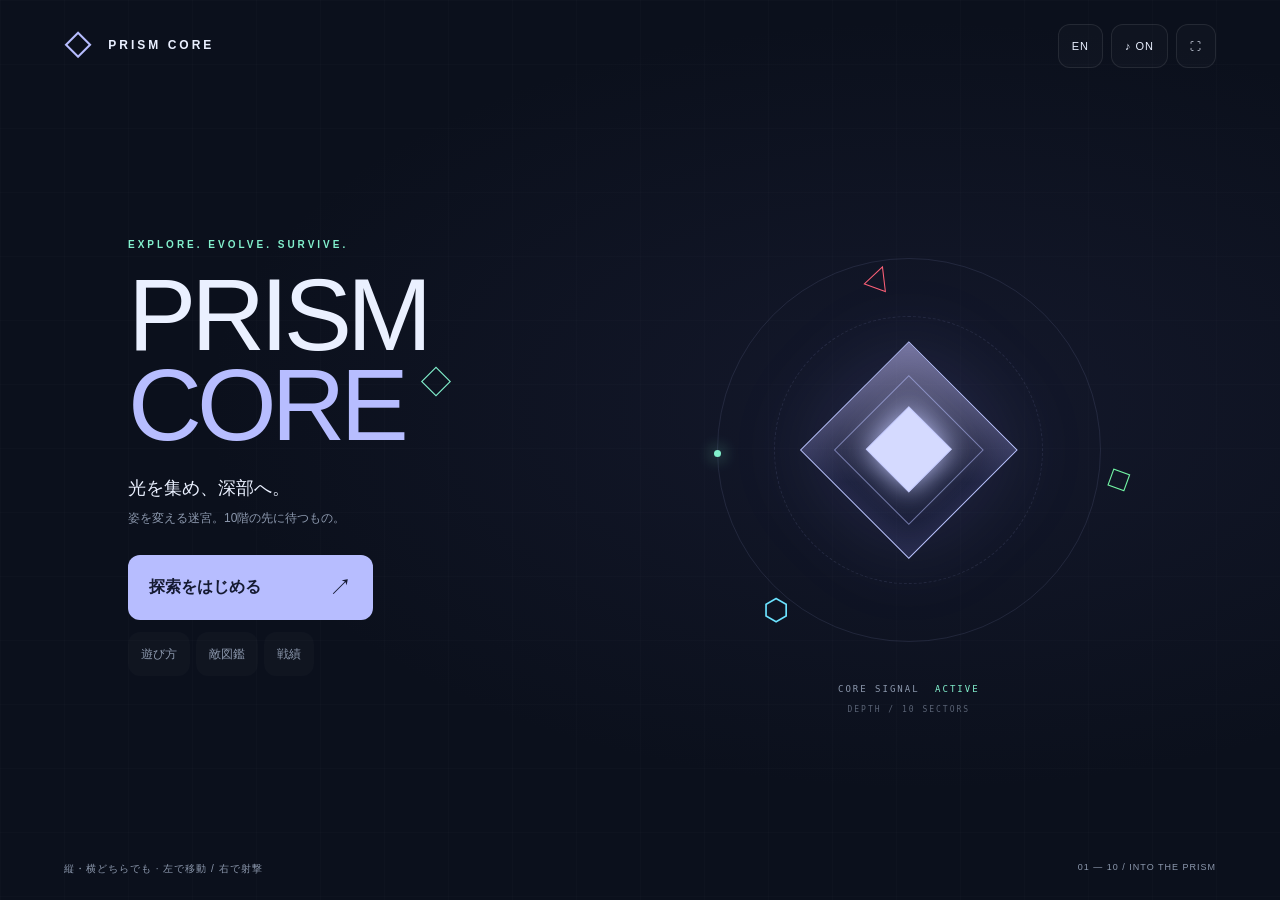
<file: index.html>
<!doctype html>
<html lang="ja">
<head>
  <meta charset="utf-8"><meta name="viewport" content="width=device-width, initial-scale=1, viewport-fit=cover">
  <meta name="theme-color" content="#0b101c"><meta name="description" content="Prism Core — ランダムダンジョンを探索するツインスティック・アクション。">
  <title>Prism Core</title><link rel="icon" href="icon.svg" type="image/svg+xml"><link rel="stylesheet" href="style.css?v=20261103-layout-items">
</head>
<body>
  <main id="app">
    <canvas id="world" aria-label="Prism Core ゲーム画面"></canvas>
    <div class="ambient"></div>
    <header class="brandbar" id="brandbar"><a class="wordmark" href="#" id="brand"><span class="brand-icon">◇</span> PRISM CORE</a><div class="header-actions"><button id="language" aria-label="Switch language">EN</button><button id="sound" aria-label="音の切り替え">♪ ON</button><button id="fullscreen" aria-label="全画面表示">⛶</button></div></header>
    <section id="home" class="screen home">
      <div class="hero-copy"><p class="eyebrow">EXPLORE. EVOLVE. SURVIVE.</p><h1>PRISM<br><span>CORE</span><i>◇</i></h1><p class="intro" data-ja="光を集め、深部へ。" data-en="Gather light. Descend into the unknown.">光を集め、深部へ。</p><p class="subintro" data-ja="姿を変える迷宮。10階の先に待つもの。" data-en="An ever-changing labyrinth. Ten floors. One core.">姿を変える迷宮。10階の先に待つもの。</p>
        <button class="primary start" id="start"><span data-ja="探索をはじめる" data-en="Begin expedition">探索をはじめる</span><span>↗</span></button>
        <nav class="home-links"><button data-page="help" data-ja="遊び方" data-en="How to play">遊び方</button><button data-page="bestiary" data-ja="敵図鑑" data-en="Bestiary">敵図鑑</button><button data-page="records" data-ja="戦績" data-en="Records">戦績</button></nav>
      </div>
      <div class="prism-art" aria-hidden="true"><div class="orbit orbit-one"></div><div class="orbit orbit-two"></div><div class="core-shape"></div><span class="satellite s1">△</span><span class="satellite s2">□</span><span class="satellite s3">⬡</span><div class="art-caption">CORE SIGNAL <b>ACTIVE</b><br><span>DEPTH / 10 SECTORS</span></div></div>
      <footer class="home-footer"><span data-ja="縦・横どちらでも · 左で移動 / 右で射撃" data-en="Portrait or landscape · Move left / Aim right">縦・横どちらでも · 左で移動 / 右で射撃</span><span>01 — 10 / INTO THE PRISM</span></footer>
    </section>
    <section id="hud" hidden aria-label="ゲーム情報">
      <div class="vitals"><div class="vitals-label"><b id="hpText">200 / 200</b><span id="levelText">LV 01</span></div><div class="meter"><i id="hpFill"></i></div><div class="exp-meter"><i id="expFill"></i></div></div>
      <div class="floor-readout"><strong id="floorText">01 <small>/ 10</small></strong><span id="timerText">00:00</span></div>
      <div class="play-actions"><button id="details" aria-label="探索ガイド">ⓘ</button><button id="pause" aria-label="一時停止">Ⅱ</button></div>
      <div class="objective" id="objective"></div><div id="powerText" class="power-text"></div>
      <button id="mapButton" class="map-button" aria-label="マップを拡大"><canvas id="minimap" width="150" height="150"></canvas><span>MAP ＋</span></button>
      <div class="boss-health" id="bossHealth" hidden><span id="bossName"></span><div class="meter"><i id="bossFill"></i></div></div>
    </section>
    <div id="touchControls" hidden><div id="aimArea" aria-hidden="true"></div><div class="stick left-stick" id="moveStick" aria-label="移動スティック"><div class="stick-guide"></div><i></i><span data-ja="移動" data-en="MOVE">移動</span></div><div class="stick right-stick" id="aimStick" aria-label="照準と射撃スティック"><div class="stick-guide"></div><i></i><span data-ja="照準 / 射撃" data-en="AIM / FIRE">照準 / 射撃</span></div><div id="itemSlots"><button id="item0" class="item-slot" data-item="empty" disabled><i aria-hidden="true"></i><span>空き</span></button><button id="item1" class="item-slot" data-item="empty" disabled><i aria-hidden="true"></i><span>空き</span></button><button id="item2" class="item-slot" data-item="empty" disabled><i aria-hidden="true"></i><span>空き</span></button></div></div><div id="toast" role="status" hidden></div>
    <section class="overlay" id="panel" hidden><div class="panel-card"><header class="panel-heading"><div><p class="eyebrow" id="panelEyebrow">PRISM CORE</p><h2 id="panelTitle"></h2></div><button id="closePanel" aria-label="閉じる">✕</button></header><div id="panelContent"></div></div></section>
  </main>
  <script src="core.js?v=20261103-homing-target"></script><script src="audio.js"></script><script src="app.js?v=20261103-switch"></script>
</body></html>
</file>
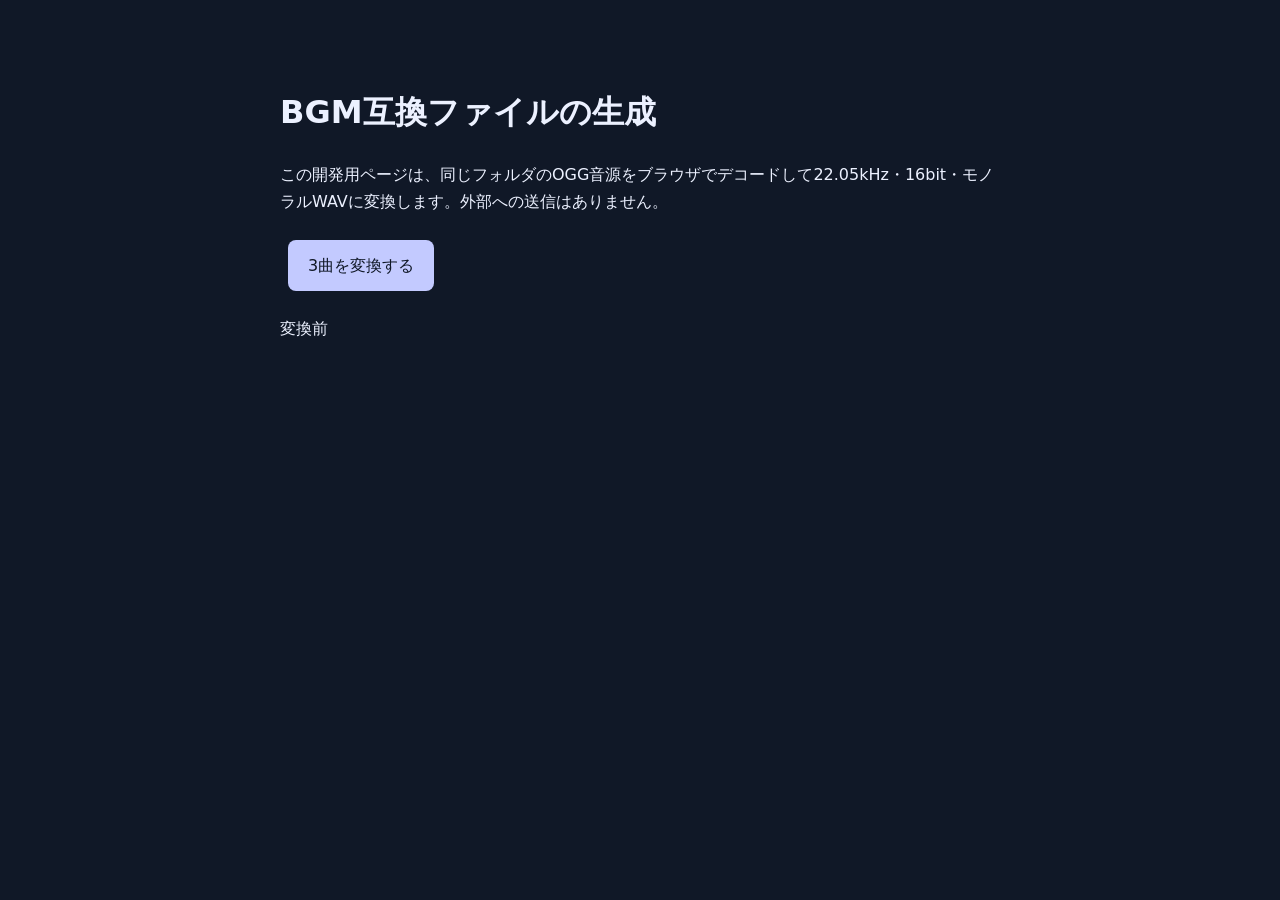
<file: tools/convert-audio.html>
<!doctype html>
<html lang="ja"><meta charset="utf-8"><meta name="viewport" content="width=device-width,initial-scale=1"><title>Prism Core 音声変換</title>
<style>body{font:16px/1.7 system-ui;max-width:720px;margin:40px auto;padding:24px;background:#101827;color:#ecf1ff}button,a{font:inherit;padding:12px 20px;margin:8px;display:inline-block;background:#c3caff;color:#101827;border:0;border-radius:8px}li{margin:16px 0}</style>
<h1>BGM互換ファイルの生成</h1><p>この開発用ページは、同じフォルダのOGG音源をブラウザでデコードして22.05kHz・16bit・モノラルWAVに変換します。外部への送信はありません。</p>
<button id="convert">3曲を変換する</button><p id="status" role="status">変換前</p><ul id="results"></ul>
<script>
document.getElementById('convert').onclick=async function(){
  this.disabled=true;const status=document.getElementById('status'),results=document.getElementById('results');results.replaceChildren();
  try{
    const context=new OfflineAudioContext(1,1,22050);
    for(const name of ['home','star_boss','true_boss']){
      status.textContent=name+' を変換しています…';
      const response=await fetch('../assets/sounds/bgm/'+name+'.ogg');if(!response.ok)throw new Error(name+' の読み込みに失敗');
      const buffer=await context.decodeAudioData(await response.arrayBuffer()),length=buffer.length,bytes=new ArrayBuffer(44+length*2),view=new DataView(bytes);
      const text=(offset,value)=>{for(let i=0;i<value.length;i++)view.setUint8(offset+i,value.charCodeAt(i));};
      text(0,'RIFF');view.setUint32(4,36+length*2,true);text(8,'WAVE');text(12,'fmt ');view.setUint32(16,16,true);view.setUint16(20,1,true);view.setUint16(22,1,true);view.setUint32(24,22050,true);view.setUint32(28,44100,true);view.setUint16(32,2,true);view.setUint16(34,16,true);text(36,'data');view.setUint32(40,length*2,true);
      const channels=Array.from({length:buffer.numberOfChannels},(_,i)=>buffer.getChannelData(i));
      for(let i=0;i<length;i++){let sample=0;for(const channel of channels)sample+=channel[i]/channels.length;sample=Math.max(-1,Math.min(1,sample));view.setInt16(44+i*2,Math.round(sample*(sample<0?32768:32767)),true);}
      const item=document.createElement('li'),link=document.createElement('a');link.href=URL.createObjectURL(new Blob([bytes],{type:'audio/wav'}));link.download=name+'.wav';link.textContent=name+'.wav を保存';item.append(link,document.createTextNode(` ${(bytes.byteLength/1048576).toFixed(2)} MB / ${buffer.duration.toFixed(1)}秒`));results.append(item);
    }
    status.textContent='3曲の変換が完了しました。保存したWAVを assets/sounds/bgm に配置してください。';
  }catch(error){status.textContent=error.message;}finally{this.disabled=false;}
};
</script></html>
</file>
<file: style.css>
@charset "UTF-8";
/* Keep native selection and long-press menus off the interactive play surface. */
html,body,#app,#app *{-webkit-user-select:none;user-select:none;-webkit-touch-callout:none}
#app input,#app textarea{-webkit-user-select:text;user-select:text;-webkit-touch-callout:default}
#world,#touchControls,#touchControls *,#hud,#hud *{-webkit-user-select:none;user-select:none;-webkit-touch-callout:none}
#touchControls,#touchControls *{touch-action:none;-webkit-tap-highlight-color:transparent}
.stick *{pointer-events:none}
:root{color-scheme:dark;--bg:#0b101c;--line:#ffffff16;--muted:#8c98ad;--ink:#eaf0ff;--accent:#b7bdff;--mint:#82f0cd;font-family:Inter,"Segoe UI","Yu Gothic UI",Meiryo,sans-serif}
*{box-sizing:border-box}html,body{margin:0;width:100%;height:100%;overflow:hidden;background:var(--bg);color:var(--ink)}button,a{-webkit-tap-highlight-color:transparent}button{font:inherit;color:inherit;cursor:pointer;border:1px solid var(--line);border-radius:12px;background:#ffffff05;min-height:44px;padding:10px 16px;touch-action:manipulation}button:hover{background:#ffffff10;border-color:#ffffff35}button:focus-visible,a:focus-visible{outline:2px solid var(--mint);outline-offset:3px}button:active{transform:translateY(1px)}[hidden]{display:none!important}#app{width:100%;height:100%;height:100dvh;position:relative;overflow:hidden;isolation:isolate}#world{position:absolute;inset:0;width:100%;height:100%;touch-action:none}.ambient{position:absolute;inset:0;z-index:-1;background:radial-gradient(ellipse at 72% 45%,#35376435,transparent 55%),linear-gradient(#ffffff03 1px,transparent 1px),linear-gradient(90deg,#ffffff03 1px,transparent 1px);background-size:auto,64px 64px,64px 64px;pointer-events:none}.brandbar{position:absolute;left:max(5%,env(safe-area-inset-left));right:max(5%,env(safe-area-inset-right));top:max(24px,env(safe-area-inset-top));display:flex;justify-content:space-between;align-items:center;z-index:3}.wordmark{text-decoration:none;color:var(--ink);font-size:12px;letter-spacing:3px;font-weight:700}.brand-icon{font-size:27px;vertical-align:middle;color:var(--accent);margin-right:8px}.header-actions{display:flex;gap:8px}.header-actions button{font-size:11px;letter-spacing:1px;padding:8px 13px}.screen{position:absolute;inset:0}.home{display:flex;align-items:center;padding:80px 10% 65px}.hero-copy{position:relative;z-index:1;width:50%}.eyebrow{font-size:10px;font-weight:600;letter-spacing:3px;color:var(--mint);margin:0 0 20px}h1{font-size:clamp(58px,8vw,118px);line-height:.88;font-weight:500;letter-spacing:-5px;margin:0 0 26px;position:relative}h1 span{color:var(--accent)}h1 i{font-style:normal;font-size:32px;vertical-align:top;margin:8px 0 0 16px;display:inline-block;color:var(--mint)}.intro{font-size:18px;margin:0 0 8px}.subintro{color:var(--muted);font-size:12px;line-height:1.8;margin:0 0 26px}.primary{background:var(--accent);color:#151a32;border:0;font-weight:700}.primary:hover{background:#d2d5ff;color:#151a32}.start{display:flex;align-items:center;justify-content:space-between;gap:40px;min-width:245px;padding:17px 21px}.start>span:last-child{font-size:23px;font-weight:400}.home-links{display:flex;gap:6px;margin-top:12px}.home-links button{border:0;font-size:12px;color:var(--muted);padding:8px 13px}.home-footer{position:absolute;bottom:max(24px,env(safe-area-inset-bottom));left:5%;right:5%;display:flex;justify-content:space-between;font-size:10px;letter-spacing:1px;color:var(--muted)}.home-footer span:last-child{font-size:9px}.prism-art{position:absolute;left:56%;top:50%;width:30vw;height:30vw;max-width:440px;max-height:440px;transform:translateY(-50%)}.orbit{position:absolute;border:1px solid #b7bdff1c;border-radius:50%;inset:0}.orbit-two{inset:15%;border-style:dashed;animation:rotate 90s linear infinite}.orbit-one:after{content:"";position:absolute;width:7px;height:7px;border-radius:50%;background:var(--mint);top:50%;left:-4px;box-shadow:0 0 16px var(--mint)}.core-shape{position:absolute;inset:30%;transform:rotate(45deg);border:1px solid #bac3ff;background:linear-gradient(135deg,#d0caff80,#646bdb15 65%);box-shadow:0 0 90px #9394ff25,inset 0 0 45px #999bff30;animation:breathe 5s ease-in-out infinite}.core-shape:before,.core-shape:after{content:"";position:absolute;inset:15%;border:1px solid #b7bdff88}.core-shape:after{inset:30%;background:#d5daff;box-shadow:0 0 30px #c6cbff}.satellite{position:absolute;font-size:30px}.s1{top:0;left:38%;color:#ff6178;transform:rotate(20deg)}.s2{right:-7%;top:53%;color:#73f6a5;transform:rotate(20deg)}.s3{left:12%;bottom:4%;color:#6ce3ff}.art-caption{position:absolute;top:110%;width:100%;text-align:center;font:9px/2.2 monospace;color:var(--muted);letter-spacing:2px}.art-caption b{color:var(--mint);font-weight:400;margin-left:8px}.art-caption span{font-size:8px;opacity:.6}@keyframes rotate{to{transform:rotate(360deg)}}@keyframes breathe{50%{transform:rotate(45deg) scale(1.06);box-shadow:0 0 110px #9394ff45}}
#hud{position:absolute;inset:0;pointer-events:none;padding:max(14px,env(safe-area-inset-top)) max(20px,env(safe-area-inset-right)) max(12px,env(safe-area-inset-bottom)) max(20px,env(safe-area-inset-left));user-select:none}#hud button{pointer-events:auto;background:#0b101cce;backdrop-filter:blur(8px)}.vitals{position:absolute;top:18px;left:max(22px,env(safe-area-inset-left));width:190px;background:#0b101caa;padding:10px 12px;border:1px solid var(--line);border-radius:10px}.vitals-label{display:flex;justify-content:space-between;font-size:11px;margin-bottom:8px}.vitals-label span{color:var(--accent);font-size:10px}.meter{height:5px;background:#ffffff16;border-radius:4px;overflow:hidden}.meter i{display:block;height:100%;width:100%;background:var(--mint);transition:width .12s}.exp-meter{height:2px;background:#ffffff0a;margin-top:5px}.exp-meter i{display:block;height:100%;width:0;background:var(--accent)}.floor-readout{position:absolute;top:18px;left:50%;transform:translateX(-50%);display:flex;align-items:center;gap:16px;background:#0b101caa;padding:8px 16px;border-radius:10px}.floor-readout strong{font-size:24px;font-weight:500}.floor-readout small{font-size:11px;color:var(--muted)}.floor-readout>span{font:12px monospace;color:var(--muted)}.play-actions{position:absolute;top:18px;right:max(22px,env(safe-area-inset-right));display:flex;gap:8px}.play-actions button{width:46px;padding:8px;font-size:20px}.objective{position:absolute;top:90px;left:max(24px,env(safe-area-inset-left));font-size:11px;color:#c8d4e6;text-shadow:0 1px 4px black;line-height:1.8;white-space:pre-line}.power-text{position:absolute;top:132px;left:24px;font-size:11px;color:#ffe589;white-space:pre-line}.map-button{position:absolute;right:max(24px,env(safe-area-inset-right));top:80px;padding:5px;display:flex;flex-direction:column;align-items:center;border-radius:9px!important}.map-button canvas{width:92px;height:92px}.map-button span{font:8px monospace;letter-spacing:2px;color:var(--muted)}.boss-health{position:absolute;left:32%;right:32%;top:75px;background:#0b101cbb;border-radius:8px;padding:9px 12px}.boss-health>span{display:block;text-align:center;font:10px monospace;letter-spacing:2px;margin-bottom:6px}.boss-health i{background:#ff8aab}#touchControls{position:absolute;inset:0;pointer-events:none;user-select:none}.stick{position:absolute;bottom:max(22px,env(safe-area-inset-bottom));width:124px;height:124px;border-radius:50%;background:#c3d4ff08;border:1px solid #c3d4ff22;pointer-events:auto;touch-action:none;display:grid;place-items:center}.left-stick{left:max(34px,env(safe-area-inset-left))}.right-stick{right:max(34px,env(safe-area-inset-right))}.stick-guide{position:absolute;inset:20%;border:1px dashed #c3d4ff22;border-radius:50%}.stick i{width:43px;height:43px;background:#bdc7ef24;border:1px solid #c3d4ff70;border-radius:50%;box-shadow:0 0 30px #bdc7ef08;pointer-events:none}.right-stick i{background:#aaaaff22;border-color:#aaaaff80}.stick span{position:absolute;bottom:-16px;font-size:8px;color:#aebcce;letter-spacing:2px;pointer-events:none}.stick.held{border-color:#c3d4ff66;background:#c3d4ff10}#toast{position:absolute;left:50%;top:33%;transform:translate(-50%,-50%);padding:14px 24px;border:1px solid #b7bdff55;background:#101629e8;backdrop-filter:blur(12px);border-radius:12px;font-size:14px;text-align:center;pointer-events:none;z-index:5;max-width:70%}
.overlay{position:absolute;inset:0;z-index:10;background:#050914c9;backdrop-filter:blur(12px);display:flex;align-items:center;justify-content:center;padding:max(18px,env(safe-area-inset-top)) max(24px,env(safe-area-inset-right)) max(18px,env(safe-area-inset-bottom)) max(24px,env(safe-area-inset-left))}.panel-card{width:min(740px,94%);max-height:100%;overflow-y:auto;overscroll-behavior:contain;background:#111827;border:1px solid #b7bdff26;border-radius:20px;padding:28px}.panel-heading{display:flex;justify-content:space-between;align-items:center;gap:12px;margin-bottom:24px}.panel-heading .eyebrow{font-size:8px;margin:0 0 8px}.panel-heading h2{font-size:26px;font-weight:500;margin:0}.panel-heading button{font-size:15px;min-width:44px}#panelContent{font-size:13px;line-height:1.8;color:#c2cde0}#panelContent p{margin:0 0 14px}.muted{color:var(--muted);font-size:11px}.cards{display:grid;grid-template-columns:1fr 1fr;gap:12px}.info-card{padding:16px;border:1px solid var(--line);border-radius:12px;background:#ffffff02}.info-card h3{margin:0 0 6px;color:var(--ink);font-size:14px}.info-card p{font-size:12px;margin:0!important}.button-row{display:flex;gap:10px;margin-top:22px;flex-wrap:wrap}.button-row button{flex:1}.stat-grid{display:grid;grid-template-columns:repeat(3,1fr);gap:10px;margin-bottom:18px}.stat{border:1px solid var(--line);padding:14px;border-radius:10px}.stat span{display:block;color:var(--muted);font-size:10px}.stat strong{font-size:23px;color:var(--ink);font-weight:500}.enemy-card{display:grid;grid-template-columns:52px 1fr;gap:12px;align-items:center}.enemy-card canvas{width:50px;height:50px}.enemy-card h3{margin:0;font-size:13px}.enemy-card .enemy-info{font:10px/1.8 monospace;color:var(--muted)}.enemy-card p{font-size:11px;margin-top:6px!important}.record{display:grid;grid-template-columns:1fr repeat(3,auto);gap:20px;padding:14px 0;border-bottom:1px solid var(--line);align-items:center;font-size:12px}.record small{display:block;font-size:10px;color:var(--muted)}.result-symbol{font-size:44px;color:var(--accent);margin-bottom:8px}.large-map{display:block;width:min(50vh,100%);aspect-ratio:1;margin:0 auto;background:#080d18;border:1px solid var(--line)}.map-legend{display:flex;justify-content:center;gap:16px;font-size:10px;margin-top:12px}.sliders{display:flex;gap:24px;margin-top:16px}.sliders label{flex:1;display:flex;align-items:center;gap:12px;font-size:11px}.sliders input{width:100%;accent-color:var(--accent)}.rotate-note{display:none;position:absolute;inset:0;z-index:30;background:#0b101cf5;align-items:center;justify-content:center;flex-direction:column;text-align:center;padding:24px}.rotate-note>span{font-size:68px;color:var(--accent)}.rotate-note h2{font-size:21px;font-weight:500}.rotate-note p{font-size:13px;color:var(--muted)}
@media(max-height:550px) and (orientation:landscape){.brandbar{top:max(12px,env(safe-area-inset-top))}.home{padding:65px 10% 40px}.eyebrow{margin-bottom:12px;font-size:8px}h1{font-size:clamp(48px,10vw,83px);margin-bottom:16px}.intro{font-size:14px}.subintro{font-size:10px;margin-bottom:14px}.start{min-height:46px;padding:10px 16px;min-width:220px;font-size:12px}.start>span:last-child{font-size:19px}.home-links{margin-top:4px}.home-links button{font-size:10px;min-height:36px}.home-footer{bottom:max(12px,env(safe-area-inset-bottom));font-size:8px}.home-footer span:last-child{font-size:8px}.prism-art{width:27vw;height:27vw;left:59%}.art-caption{top:108%;font-size:8px}.panel-card{padding:20px 24px}.panel-heading{margin-bottom:14px}.panel-heading h2{font-size:22px}.stick{width:104px;height:104px;bottom:max(26px,env(safe-area-inset-bottom))}.stick i{width:38px;height:38px}.vitals{top:12px;width:170px}.floor-readout,.play-actions{top:12px}.objective{top:78px;font-size:10px}.power-text{top:114px;font-size:10px}.map-button{top:68px}.map-button canvas{width:70px;height:70px}.boss-health{top:62px}.stat{padding:10px}.stat strong{font-size:20px}}
@media(orientation:portrait) and (max-width:950px){
  .brandbar{top:max(12px,env(safe-area-inset-top));left:16px;right:16px;gap:8px}.wordmark{font-size:10px;letter-spacing:1px;white-space:nowrap}.brand-icon{margin-right:2px}.header-actions{gap:4px}.header-actions button{padding:8px;letter-spacing:0}
  .home{padding:90px 24px 80px;overflow-y:auto;align-items:flex-start}.hero-copy{width:100%;margin:auto 0}h1{font-size:clamp(64px,19vw,100px);letter-spacing:-3px}.intro{font-size:17px}.subintro{font-size:11px}.start{width:100%;min-width:0}.home-links{justify-content:center}.prism-art{display:none}.home-footer{position:fixed;bottom:max(16px,env(safe-area-inset-bottom));flex-direction:column;gap:8px;pointer-events:none}
  .vitals{top:max(12px,env(safe-area-inset-top));left:12px;width:calc(100% - 124px)}.play-actions{top:max(12px,env(safe-area-inset-top));right:12px;gap:6px}.play-actions button{width:44px}.floor-readout{top:78px;left:12px;transform:none;padding:6px 10px;gap:12px}.floor-readout strong{font-size:20px}.objective{top:126px;left:14px;font-size:10px;max-width:calc(100% - 108px)}.power-text{top:174px;left:14px;font-size:10px;max-width:calc(100% - 108px)}.map-button{top:78px;right:12px}.map-button canvas{width:64px;height:64px}.boss-health{top:224px;left:14px;right:14px}
  .stick{width:clamp(100px,30vw,124px);height:clamp(100px,30vw,124px);bottom:max(34px,env(safe-area-inset-bottom))}.left-stick{left:max(18px,env(safe-area-inset-left))}.right-stick{right:max(18px,env(safe-area-inset-right))}
  .overlay{padding:16px 12px}.panel-card{width:100%;padding:18px}.panel-heading h2{font-size:22px}.cards{grid-template-columns:1fr}.stat-grid{grid-template-columns:repeat(2,1fr)}.record{gap:10px;font-size:10px}.sliders{flex-direction:column;gap:12px}.large-map{width:100%}
}
@media(prefers-reduced-motion:reduce){.core-shape,.orbit-two{animation:none}.meter i{transition:none}}
.panel-heading{position:sticky;top:-1px;z-index:1;background:#111827;padding:8px 0}
#aimArea{position:absolute;right:0;top:40%;bottom:0;width:50%;pointer-events:auto;touch-action:none}
.map-legend{flex-wrap:wrap;row-gap:8px}
/* Separate information, battle viewport and controls. */
#app.in-run{display:grid;grid-template-rows:calc(128px + env(safe-area-inset-top)) minmax(0,1fr) calc(190px + env(safe-area-inset-bottom));}
#app.in-run #world{position:relative;inset:auto;grid-row:2;width:100%;height:100%;min-height:0;min-width:0}
#app.in-run #hud{position:relative;inset:auto;grid-row:1;padding:0;background:#101827;border-bottom:1px solid var(--line);}
#app.in-run #touchControls{position:relative;inset:auto;grid-row:3;background:#101827;border-top:1px solid var(--line);}
#hud .vitals{top:calc(8px + env(safe-area-inset-top));left:12px;width:calc(100% - 180px);max-width:360px;padding:7px 10px}
#hud .play-actions{top:calc(8px + env(safe-area-inset-top));right:12px;gap:6px}
#hud .map-button{top:calc(8px + env(safe-area-inset-top));right:112px;width:44px;height:44px;padding:4px}
#hud .map-button canvas{display:none}#hud .map-button span{font-size:10px}
#hud .floor-readout{top:calc(58px + env(safe-area-inset-top));left:12px;transform:none;padding:0;gap:10px;background:none}
#hud .floor-readout strong{font-size:17px}#hud .objective{top:calc(58px + env(safe-area-inset-top));left:125px;font-size:10px;white-space:normal;max-width:calc(100% - 140px)}
#hud .power-text{top:calc(80px + env(safe-area-inset-top));left:12px;font-size:9px;white-space:normal;max-width:100%}
#hud .boss-health{top:auto;bottom:5px;left:12px;right:12px;padding:0;background:none}#hud .boss-health>span{font-size:8px;margin-bottom:3px}
#touchControls .stick{width:clamp(84px,25vw,120px);height:clamp(84px,25vw,120px);top:30px;bottom:auto}
#touchControls .left-stick{left:6%}#touchControls .right-stick{left:auto;right:90px}
#touchControls #aimArea{top:0;bottom:0;right:84px;width:calc(50% - 42px)}
#itemSlots{position:absolute;right:max(6px,env(safe-area-inset-right));top:4px;width:72px;display:flex;flex-direction:column;gap:2px;pointer-events:auto}
.item-slot{height:58px;min-height:0;padding:0;border:0;background:none!important;display:flex;flex-direction:column;align-items:center;justify-content:center;touch-action:manipulation!important}
.item-slot i{display:block;width:36px;height:36px;border-radius:50%;background:#555e70;border:2px solid #ffffff40;pointer-events:none}
.item-slot span{color:white;font-size:9px;line-height:16px;white-space:nowrap;pointer-events:none}.item-slot[data-item=homing] i{background:#b78aff}.item-slot[data-item=explosive] i{background:#ffe589}.item-slot[data-item=heal] i{background:#ff9bcb}.item-slot:disabled{cursor:default}
@media(max-height:550px) and (orientation:landscape){#app.in-run{grid-template-rows:calc(100px + env(safe-area-inset-top)) minmax(0,1fr) calc(144px + env(safe-area-inset-bottom))}#touchControls .stick{width:90px;height:90px;top:16px}#itemSlots{gap:0;top:0}.item-slot{height:47px}.item-slot i{width:30px;height:30px}.item-slot span{line-height:13px;font-size:8px}#hud .power-text{left:45%;top:calc(58px + env(safe-area-inset-top))}#hud .objective{max-width:25%}}
</file>
